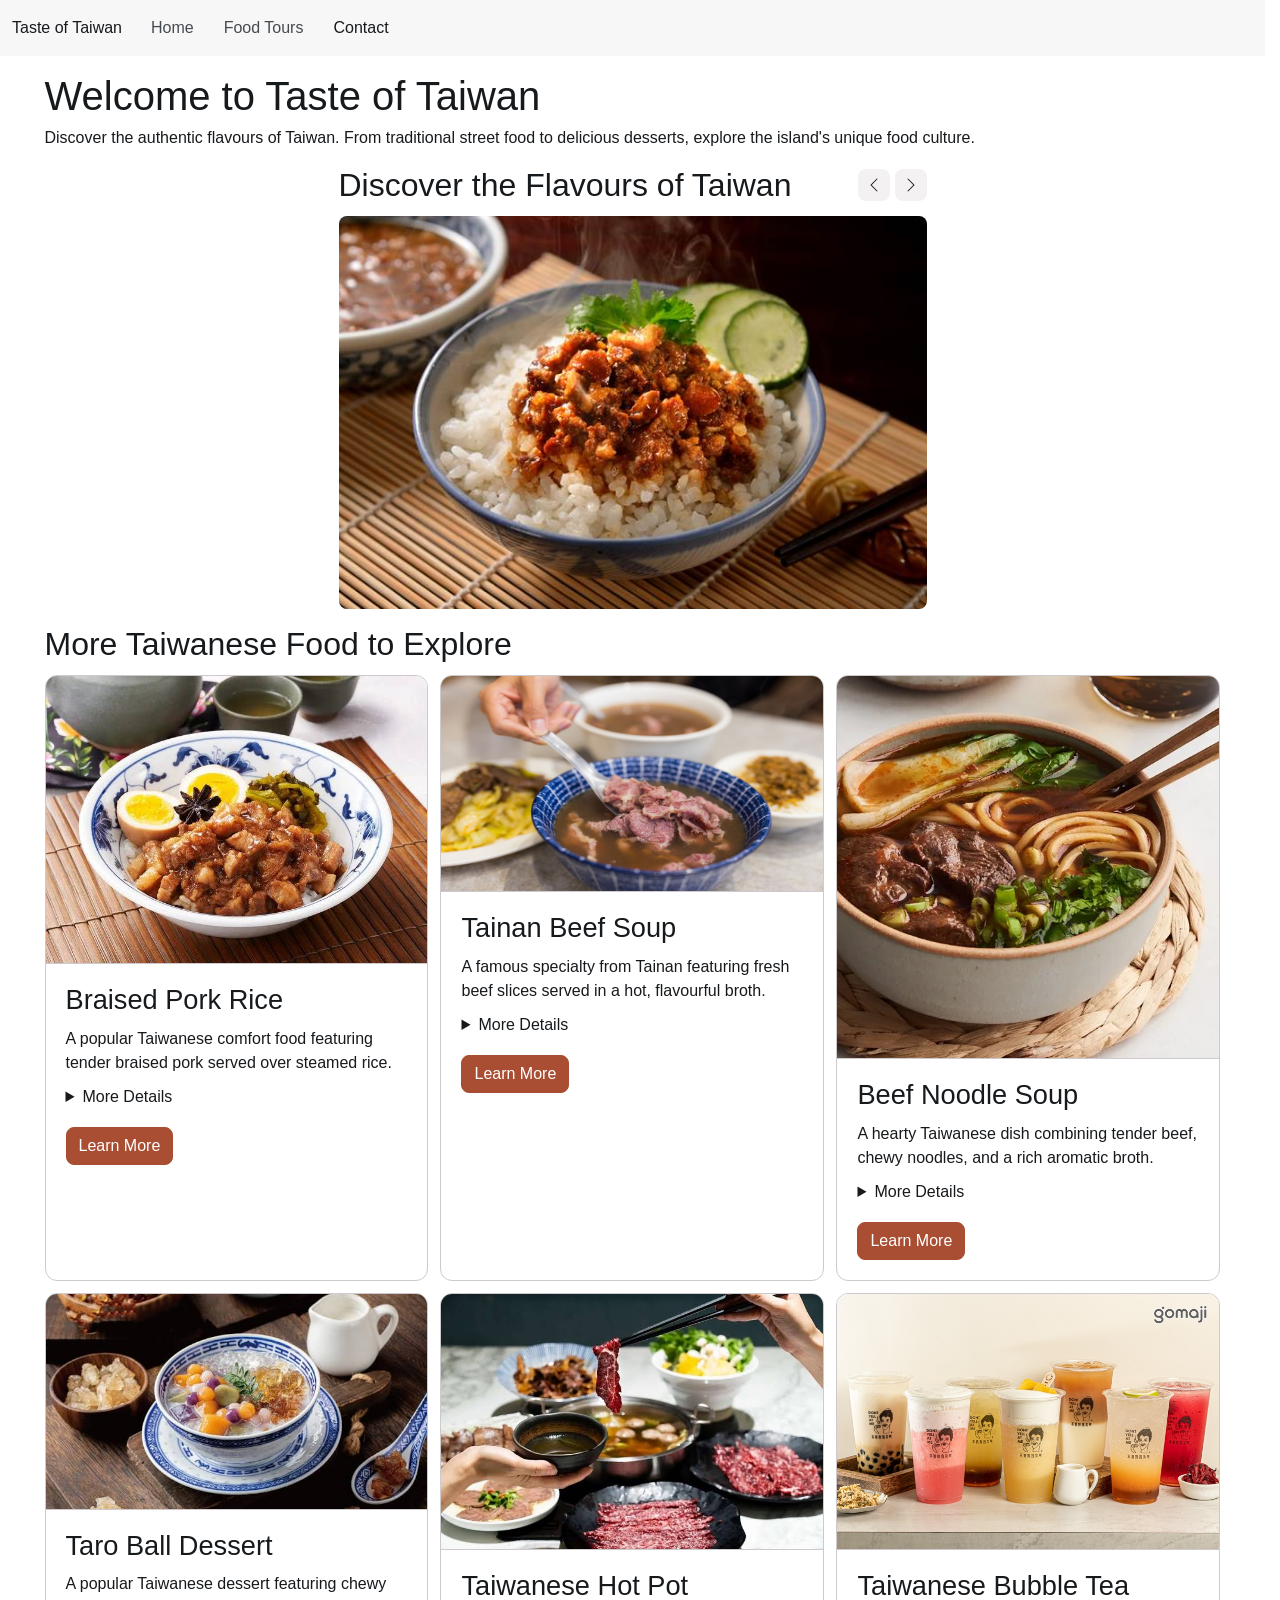
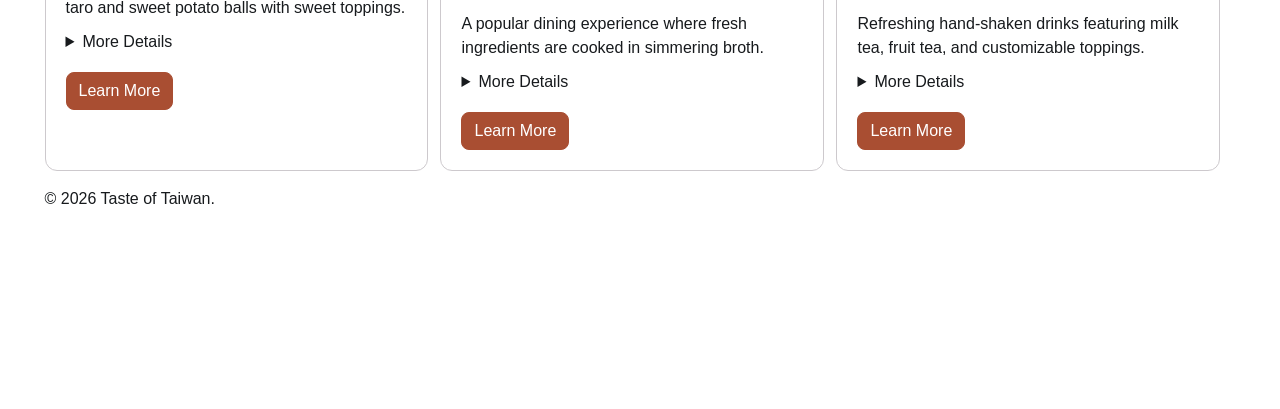
<file: index.html>
<!DOCTYPE html>
<html lang="en">
<head>
    <meta charset="UTF-8">
    <meta name="viewport" content="width=device-width, initial-scale=1.0">
    <title>Taste of Taiwan | Local Food Tours</title>
    <link rel="stylesheet" href="css/bootstrap.min.css">
    <link rel="stylesheet" href="css/style.css">
</head>
<body>
     <header>
        <nav class="navbar md:navbar-expand bg-1 fg-2">
            <div class="container-fluid">
                <a class="navbar-brand" href="index.html">
                    Taste of Taiwan
                </a>

                <button class="btn-icon navbar-toggler" type="button" data-bs-toggle="drawer"  data-bs-target="#navbarNavMenu"  aria-controls="navbarNavMenu"
                        aria-expanded="false"  aria-label="Toggle navigation">
                    <span class="navbar-toggler-icon"  aria-hidden="true"></span>
                </button>

                <dialog class="drawer drawer-end" tabindex="-1"  id="navbarNavMenu" aria-labelledby="navbarNavMenuLabel">

                    <div class="drawer-header">
                        <h2 class="drawer-title" id="navbarNavMenuLabel"> Menu </h2>
                        <button type="button" class="btn-close" data-bs-dismiss="drawer"  aria-label="Close"> </button>
                    </div>
                    <div class="drawer-body">
                        <ul class="navbar-nav">

                            <li class="nav-item">
                                <a class="nav-link" href="index.html">  Home  </a>
                            </li>
                            <li class="nav-item">
                                <a class="nav-link"href="index.html#food-tours"> Food Tours </a>
                            </li>
                            <li class="nav-item">
                                <a class="nav-link active"   aria-current="page"  href="contact.html">  Contact  </a>
                            </li>
             </ul>
           </div>
         </dialog>
        </div>
    </nav>
    </header>

    <main>
        <section class="container my-5">
            <h1>Welcome to Taste of Taiwan</h1>
            <p>Discover the authentic flavours of Taiwan. From traditional street food to delicious desserts, explore the island's unique food culture.</p>
        </section>

       <section class="container my-5" aria-label="Taiwanese food highlights">
    <div id="carouselStacked" class="carousel slide w-50 mx-auto">
        <div class="d-flex justify-content-between align-items-center">
            <h2 class="mb-0">Discover the Flavours of Taiwan</h2>
            <div>
                <button class="btn-icon btn-sm" type="button" data-bs-target="#carouselStacked" data-bs-slide="prev">
                    <span class="carousel-icon-prev" aria-hidden="true"></span>
                    <span class="visually-hidden">Previous</span>
                </button>
                <button class="btn-icon btn-sm" type="button" data-bs-target="#carouselStacked" data-bs-slide="next">
                    <span class="carousel-icon-next" aria-hidden="true"></span>
                    <span class="visually-hidden">Next</span>
                </button>
            </div>
        </div>
        <div class="carousel-inner rounded-5">
            <div class="carousel-item active">
                <img src="images/slide1.jpg" class="d-block w-100" alt="Taiwanese braised pork rice">
            </div>
            <div class="carousel-item">
                <img src="images/slide2.jpg" class="d-block w-100" alt="Traditional Tainan beef soup">
            </div>
            <div class="carousel-item">
                <img src="images/slide3.jpg" class="d-block w-100" alt="Taiwanese lu wei food stall">
            </div>
        </div>
    </div>
</section>

        <section class="container my-5" id="food-tours">
            <h2 class="mb-4">More Taiwanese Food to Explore</h2>
            <div class="row g-4">

                <div class="col-12 md:col-6 lg:col-4">
                    <section class="card h-100">
                        <img src="images/card1.jpg" class="card-img-top" alt="A bowl of Taiwanese braised pork rice">
                        <div class="card-body">
                            <h3 class="card-title">Braised Pork Rice</h3>
                            <p class="card-text">A popular Taiwanese comfort food featuring tender braised pork served over steamed rice.</p>
                            <details>
                                <summary>More Details</summary>
                                <p>Braised Pork Rice, also known as Lu Rou Fan, is one of Taiwan's most beloved comfort foods. Pork is slowly simmered in soy sauce, sugar, and aromatic spices until tender. This affordable dish can be found in night markets and traditional restaurants throughout Taiwan.</p>
                            </details>
                            <button class="btn-solid theme-primary mt-3" type="button" onclick="document.getElementById('foodDialog1').showModal()">Learn More</button>
                        </div>
                    </section>
                </div>

                <div class="col-12 md:col-6 lg:col-4">
                    <section class="card h-100">
                        <img src="images/card2.jpg" class="card-img-top" alt="A bowl of Tainan beef soup with sliced beef">
                        <div class="card-body">
                            <h3 class="card-title">Tainan Beef Soup</h3>
                            <p class="card-text">A famous specialty from Tainan featuring fresh beef slices served in a hot, flavourful broth.</p>
                            <details>
                                <summary>More Details</summary>
                                <p>Tainan Beef Soup is one of the city's most iconic local dishes. Unlike many other beef soups, it uses thinly sliced fresh beef that is gently cooked by pouring hot broth over it. Tainan is especially famous for this dish because of its fresh beef supply and long-standing food culture. Locals often enjoy it for breakfast with white rice and ginger dipping sauce.</p>
                            </details>
                            <button class="btn-solid theme-primary mt-3" type="button" onclick="document.getElementById('foodDialog2').showModal()">Learn More</button>
                        </div>
                    </section>
                </div>

                <div class="col-12 md:col-6 lg:col-4">
                    <section class="card h-100">
                        <img src="images/card3.jpg" class="card-img-top" alt="Taiwanese beef noodle soup with braised beef and noodles">
                        <div class="card-body">
                            <h3 class="card-title">Beef Noodle Soup</h3>
                            <p class="card-text">A hearty Taiwanese dish combining tender beef, chewy noodles, and a rich aromatic broth.</p>
                            <details>
                                <summary>More Details</summary>
                                <p>Taiwanese Beef Noodle Soup is a favourite meal across the island. The beef is slowly cooked until tender, while the broth is flavoured with soy sauce, ginger, star anise, and other spices. Two popular variations are red-braised beef noodles, known for their rich flavour, and clear beef noodles, which have a lighter broth.</p>
                            </details>
                            <button class="btn-solid theme-primary mt-3" type="button" onclick="document.getElementById('foodDialog3').showModal()">Learn More</button>
                        </div>
                    </section>
                </div>

                <div class="col-12 md:col-6 lg:col-4">
                    <section class="card h-100">
                        <img src="images/card4.jpg" class="card-img-top" alt="Taiwanese taro ball dessert with sweet toppings">
                        <div class="card-body">
                            <h3 class="card-title">Taro Ball Dessert</h3>
                            <p class="card-text">A popular Taiwanese dessert featuring chewy taro and sweet potato balls with sweet toppings.</p>
                            <details>
                                <summary>More Details</summary>
                                <p>Taro balls, known as Yu Yuan (芋圓), are famous for their soft and chewy texture. They can be added to many different Taiwanese desserts, including shaved ice, sweet soups, grass jelly, tofu pudding, and red bean desserts. They can be enjoyed hot or cold, making them popular in every season. Customers can mix different toppings to create their own dessert.</p>
                            </details>
                            <button class="btn-solid theme-primary mt-3" type="button" onclick="document.getElementById('foodDialog4').showModal()">Learn More</button>
                        </div>
                    </section>
                </div>

                <div class="col-12 md:col-6 lg:col-4">
                    <section class="card h-100">
                        <img src="images/card5.jpg" class="card-img-top" alt="Taiwanese hot pot with meat, vegetables, and broth">
                        <div class="card-body">
                            <h3 class="card-title">Taiwanese Hot Pot</h3>
                            <p class="card-text">A popular dining experience where fresh ingredients are cooked in simmering broth.</p>
                            <details>
                                <summary>More Details</summary>
                                <p>Hot pot is an important part of Taiwan's dining culture and is especially popular for gatherings with friends and family. Diners can choose from soup bases such as spicy mala, milk broth, and traditional herbal soup. Ingredients commonly include thinly sliced beef, seafood, vegetables, mushrooms, and tofu. Many restaurants offer individual pots, allowing everyone to choose their favourite flavours.</p>
                            </details>
                            <button class="btn-solid theme-primary mt-3" type="button" onclick="document.getElementById('foodDialog5').showModal()">Learn More</button>
                        </div>
                    </section>
                </div>

                <div class="col-12 md:col-6 lg:col-4">
                    <section class="card h-100">
                        <img src="images/card6.jpg" class="card-img-top" alt="A selection of colourful Taiwanese hand-shaken tea drinks">
                        <div class="card-body">
                            <h3 class="card-title">Taiwanese Bubble Tea</h3>
                            <p class="card-text">Refreshing hand-shaken drinks featuring milk tea, fruit tea, and customizable toppings.</p>
                            <details>
                                <summary>More Details</summary>
                                <p>Hand-shaken drinks are a major part of everyday life in Taiwan. Customers can customize their drinks with different sugar levels, ice levels, and toppings. According to Taiwan's Ministry of Economic Affairs, Taiwan had approximately 28,788 beverage shops in September 2025, including 16,113 hand-shaken drink shops. The overall beverage-shop industry generated more than NT$130 billion in revenue in 2024, highlighting the importance of Taiwan's beverage culture and market.</p>
                            </details>
                            <button class="btn-solid theme-primary mt-3" type="button" onclick="document.getElementById('foodDialog6').showModal()">Learn More</button>
                        </div>
                    </section>
                </div>

            </div>
        </section>

        <dialog class="dialog" id="foodDialog1" aria-labelledby="foodDialog1Title">
            <div class="dialog-header">
                <h3 class="dialog-title" id="foodDialog1Title">Braised Pork Rice</h3>
                <button type="button" class="btn-close" onclick="document.getElementById('foodDialog1').close()" aria-label="Close"></button>
            </div>
            <div class="dialog-body">
                <p>A must-try Taiwanese comfort food! Braised Pork Rice is known for its rich flavour, tender pork, and affordable price.</p>
            </div>
            <div class="dialog-footer">
                <form method="dialog"><button class="btn-solid theme-secondary" type="submit">Close</button></form>
            </div>
        </dialog>

        <dialog class="dialog" id="foodDialog2" aria-labelledby="foodDialog2Title">
            <div class="dialog-header">
                <h3 class="dialog-title" id="foodDialog2Title">Tainan Beef Soup</h3>
                <button type="button" class="btn-close" onclick="document.getElementById('foodDialog2').close()" aria-label="Close"></button>
            </div>
            <div class="dialog-body">
                <p>Visiting Tainan? Try its famous fresh beef soup for breakfast. It is one of the city's most recognizable food traditions.</p>
            </div>
            <div class="dialog-footer">
                <form method="dialog"><button class="btn-solid theme-secondary" type="submit">Close</button></form>
            </div>
        </dialog>

        <dialog class="dialog" id="foodDialog3" aria-labelledby="foodDialog3Title">
            <div class="dialog-header">
                <h3 class="dialog-title" id="foodDialog3Title">Beef Noodle Soup</h3>
                <button type="button" class="btn-close" onclick="document.getElementById('foodDialog3').close()" aria-label="Close"></button>
            </div>
            <div class="dialog-body">
                <p>Experience one of Taiwan's favourite noodle dishes, featuring slow-cooked beef, chewy noodles, and flavourful broth.</p>
            </div>
            <div class="dialog-footer">
                <form method="dialog"><button class="btn-solid theme-secondary" type="submit">Close</button></form>
            </div>
        </dialog>

        <dialog class="dialog" id="foodDialog4" aria-labelledby="foodDialog4Title">
            <div class="dialog-header">
                <h3 class="dialog-title" id="foodDialog4Title">Taro Ball Dessert</h3>
                <button type="button" class="btn-close" onclick="document.getElementById('foodDialog4').close()" aria-label="Close"></button>
            </div>
            <div class="dialog-body">
                <p>Enjoy chewy taro balls with shaved ice, sweet soup, grass jelly, or your favourite Taiwanese dessert toppings.</p>
            </div>
            <div class="dialog-footer">
                <form method="dialog"><button class="btn-solid theme-secondary" type="submit">Close</button></form>
            </div>
        </dialog>

        <dialog class="dialog" id="foodDialog5" aria-labelledby="foodDialog5Title">
            <div class="dialog-header">
                <h3 class="dialog-title" id="foodDialog5Title">Taiwanese Hot Pot</h3>
                <button type="button" class="btn-close" onclick="document.getElementById('foodDialog5').close()" aria-label="Close"></button>
            </div>
            <div class="dialog-body">
                <p>Gather with friends or family and enjoy fresh ingredients cooked in your favourite hot pot broth.</p>
            </div>
            <div class="dialog-footer">
                <form method="dialog"><button class="btn-solid theme-secondary" type="submit">Close</button></form>
            </div>
        </dialog>

        <dialog class="dialog" id="foodDialog6" aria-labelledby="foodDialog6Title">
            <div class="dialog-header">
                <h3 class="dialog-title" id="foodDialog6Title">Taiwanese Bubble Tea</h3>
                <button type="button" class="btn-close" onclick="document.getElementById('foodDialog6').close()" aria-label="Close"></button>
            </div>
            <div class="dialog-body">
                <p>Discover Taiwan's hand-shaken drink culture. Choose your favourite tea, sweetness level, ice level, and toppings.</p>
            </div>
            <div class="dialog-footer">
                <form method="dialog"><button class="btn-solid theme-secondary" type="submit">Close</button></form>
            </div>
        </dialog>

    </main>

    <footer class="container my-5">
        <p>&copy; 2026 Taste of Taiwan.</p>
    </footer>
        <script src="js/bootstrap.bundle.min.js"></script>
</body>
</html>
</file>
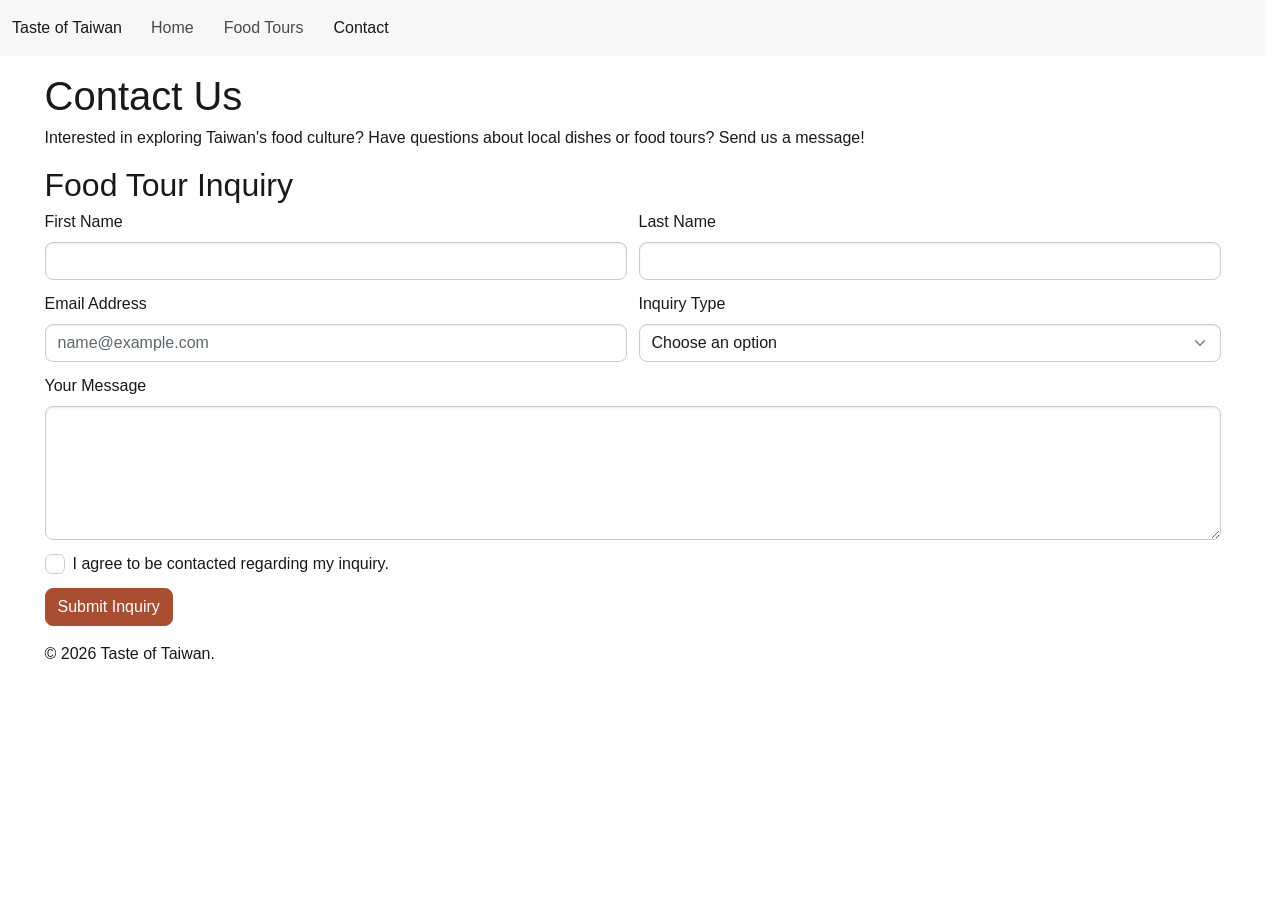
<file: contact.html>
<!DOCTYPE html>
<html lang="en">

<head>
    <meta charset="UTF-8">
    <meta name="viewport" content="width=device-width, initial-scale=1.0">
    <title>Contact Us | Taste of Taiwan</title>
    <link rel="stylesheet" href="css/bootstrap.min.css">
    <link rel="stylesheet" href="css/style.css">
</head>

<body>
    <header>
        <nav class="navbar md:navbar-expand bg-1 fg-2">
            <div class="container-fluid">
                <a class="navbar-brand" href="index.html">
                    Taste of Taiwan
                </a>

                <button class="btn-icon navbar-toggler" type="button" data-bs-toggle="drawer"  data-bs-target="#navbarNavMenu"  aria-controls="navbarNavMenu"
                        aria-expanded="false"  aria-label="Toggle navigation">
                    <span class="navbar-toggler-icon"  aria-hidden="true"></span>
                </button>

                <dialog class="drawer drawer-end" tabindex="-1"  id="navbarNavMenu" aria-labelledby="navbarNavMenuLabel">

                    <div class="drawer-header">
                        <h2 class="drawer-title" id="navbarNavMenuLabel"> Menu </h2>
                        <button type="button" class="btn-close" data-bs-dismiss="drawer"  aria-label="Close"> </button>
                    </div>
                    <div class="drawer-body">
                        <ul class="navbar-nav">

                            <li class="nav-item">
                                <a class="nav-link" href="index.html">  Home  </a>
                            </li>
                            <li class="nav-item">
                                <a class="nav-link"href="index.html#food-tours"> Food Tours </a>
                            </li>
                            <li class="nav-item">
                                <a class="nav-link active"   aria-current="page"  href="contact.html">  Contact  </a>
                            </li>
             </ul>
           </div>
         </dialog>
        </div>
    </nav>
    </header>

    <main class="container my-5">
        <h1>Contact Us</h1>
        <p> Interested in exploring Taiwan's food culture? Have questions about local dishes or food tours? Send us a message! </p>
        <section class="my-5">
            <h2>Food Tour Inquiry</h2>
            <form action="#" method="get">
                <div class="row g-4">
                    <div class="col-12 md:col-6">
                        <div class="form-field">
                            <label for="firstName"> First Name </label>
                            <input type="text" class="form-control"  id="firstName"  name="firstName" required>
                        </div>
                    </div>
                    <div class="col-12 md:col-6">
                        <div class="form-field">
                            <label for="lastName"> Last Name </label>
                            <input type="text"  class="form-control"  id="lastName"  name="lastName"  required>
                        </div>
                    </div>
                    <div class="col-12 md:col-6">
                        <div class="form-field">
                            <label for="email">  Email Address  </label>
                            <input type="email"  class="form-control" id="email"  name="email"  placeholder="name@example.com"   required>
                        </div>
                    </div>
                    <div class="col-12 md:col-6">
                        <div class="form-field">

                            <label for="inquiryType"> Inquiry Type </label>
                            <select class="form-control" id="inquiryType"  name="inquiryType"  required>
                                <option value="">  Choose an option  </option>
                                <option value="food-tour">  Food Tour  </option>
                                <option value="recommendations">  Food Recommendations  </option>
                                <option value="general"> General Inquiry </option>
                            </select>
                        </div>
                    </div>

                    <div class="col-12">
                        <div class="form-field">
                            <label for="message"> Your Message </label>
                            <textarea class="form-control"  id="message"  name="message" rows="5"  required></textarea>
                        </div>
                    </div>
                    <div class="col-12">
                        <div class="form-field">
                            <input type="checkbox" id="consent" name="consent"class="check" required>
                            <label for="consent">  I agree to be contacted regarding my inquiry. </label>
                        </div>
                    </div>
                    <div class="col-12">
                        <button type="submit"  class="btn-solid theme-primary"> Submit Inquiry </button>
                    </div>
                </div>
            </form>
        </section>
    </main>
    <footer class="container my-5">
        <p>  &copy; 2026 Taste of Taiwan. </p>
    </footer>
    <script type="module"  src="js/bootstrap.bundle.min.js"></script>
</body>
</html>
</file>
<file: css/style.css>
:root {
    --bs-primary-base: #A94E32;
    --bs-primary-bg: #A94E32;
    --bs-primary-fg: #A94E32;
    --bs-primary-fg-emphasis: #78351F;
    --bs-primary-bg-subtle: #F5EBDD;
    --bs-primary-bg-muted: #EAD5C5;
    --bs-primary-border: #A94E32;
    --bs-primary-contrast: #FFFFFF;
    --bs-primary-focus-ring: #D5A08F;
}

.btn-solid.theme-primary {
    --bs-theme-bg: #A94E32;
    --bs-theme-contrast: #FFFFFF;
    --bs-btn-color: #FFFFFF;
    --bs-btn-bg: #A94E32;
}
</file>
